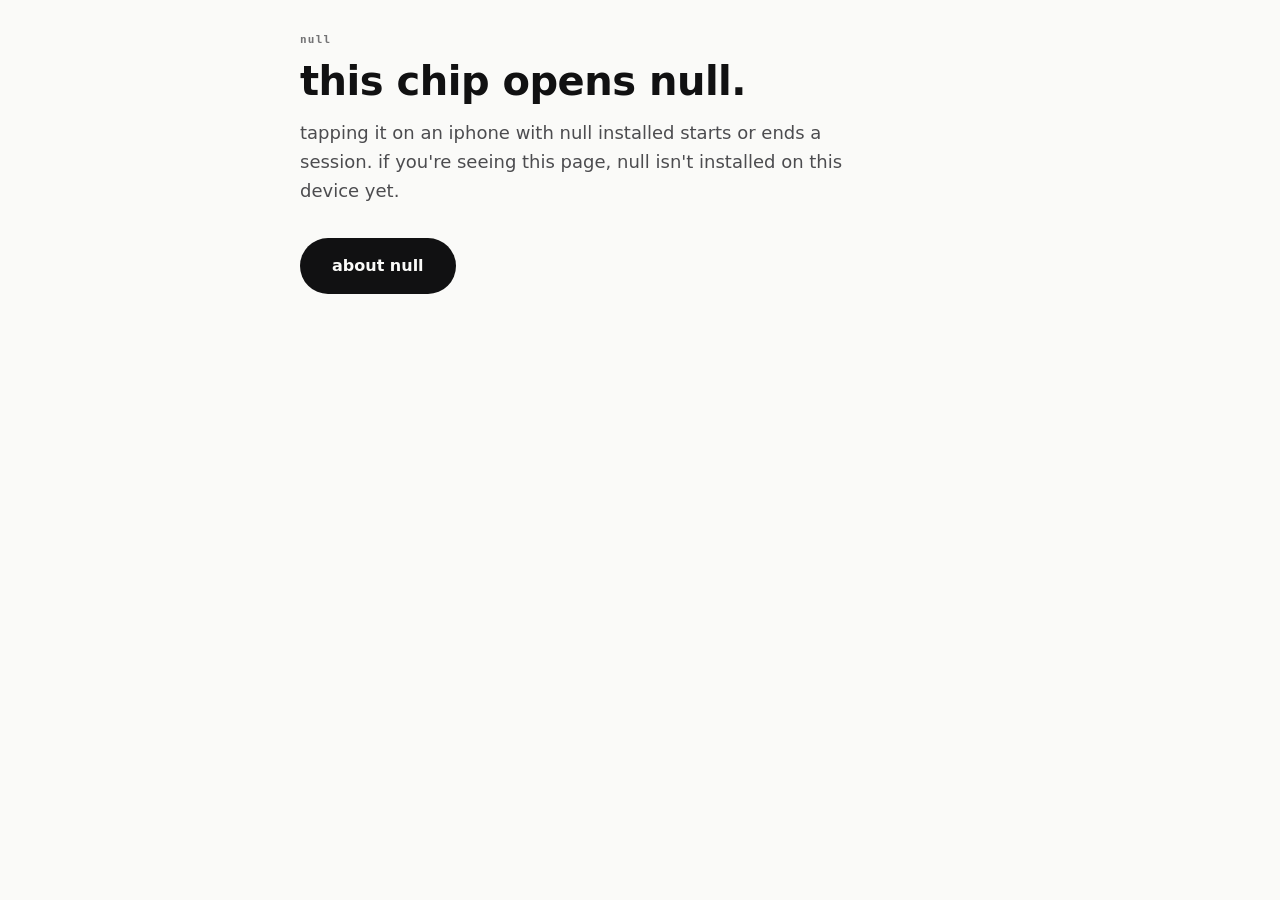
<file: focus/index.html>
<!doctype html>
<html lang="en">
<head>
<meta charset="utf-8">
<meta name="viewport" content="width=device-width, initial-scale=1">
<title>null · open the app</title>
<meta name="description" content="This link opens null from a paired NFC chip.">
<link rel="icon" href="/null-app/mark.svg" type="image/svg+xml">
<link rel="stylesheet" href="/null-app/null.css">
</head>
<body>
<div class="wrap">
<main>
<p class="label">null</p>
<h1>this chip opens null.</h1>
<p class="lede">tapping it on an iphone with null installed starts or ends a session. if you're seeing this page, null isn't installed on this device yet.</p>
<a class="button" href="https://www.jafdev.com/apps/null">about null</a>
</main>
</div>
</body>
</html>
</file>
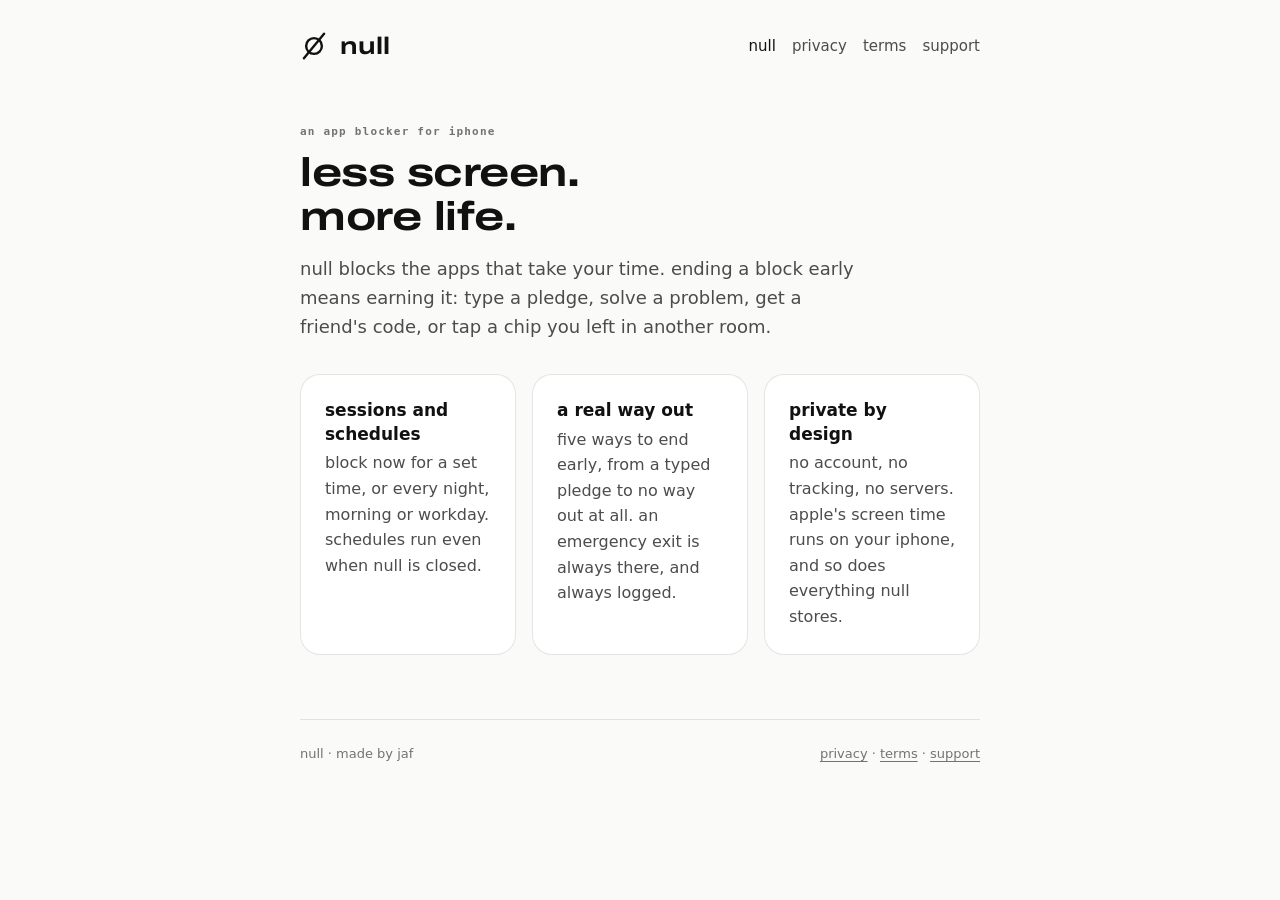
<file: null/index.html>
<!doctype html>
<html lang="en">
<head>
<meta charset="utf-8">
<meta name="viewport" content="width=device-width, initial-scale=1">
<title>null · less screen, more life</title>
<meta name="description" content="null blocks the apps that take your time, and makes you earn your way out. Free, private, no subscription.">
<meta property="og:title" content="null · less screen, more life">
<meta property="og:description" content="null blocks the apps that take your time, and makes you earn your way out. Free, private, no subscription.">
<meta property="og:type" content="website">
<meta property="og:url" content="https://jafdevs.github.io/null/">
<link rel="icon" href="/null/mark.svg" type="image/svg+xml">
<link rel="apple-touch-icon" href="/null/mark.svg">
<link rel="preconnect" href="https://fonts.googleapis.com">
<link rel="preconnect" href="https://fonts.gstatic.com" crossorigin>
<link href="https://fonts.googleapis.com/css2?family=Archivo:wdth,wght@125,700&display=swap" rel="stylesheet">
<link rel="stylesheet" href="/null/null.css">
</head>
<body>
<div class="wrap">
<header class="site">
<a class="brand" href="/null/"><svg viewBox="0 0 64 64" aria-hidden="true"><g fill="none" stroke="currentColor" stroke-width="5.5" stroke-linecap="round"><circle cx="32" cy="32" r="18"/><line x1="55" y1="4" x2="9" y2="60"/></g></svg><span>null</span></a>
<nav class="site" aria-label="null pages"><a href="/null/" aria-current="page">null</a><a href="/null/privacy/">privacy</a><a href="/null/terms/">terms</a><a href="/null/support/">support</a></nav>
</header>
<main>
<p class="label">an app blocker for iphone</p>
<h1>less screen.<br>more life.</h1>
<p class="lede">null blocks the apps that take your time. ending a block early means earning it: type a pledge, solve a problem, get a friend's code, or tap a chip you left in another room.</p>
<div class="grid">
<div class="card"><h3>sessions and schedules</h3><p>block now for a set time, or every night, morning or workday. schedules run even when null is closed.</p></div>
<div class="card"><h3>a real way out</h3><p>five ways to end early, from a typed pledge to no way out at all. an emergency exit is always there, and always logged.</p></div>
<div class="card"><h3>private by design</h3><p>no account, no tracking, no servers. apple's screen time runs on your iphone, and so does everything null stores.</p></div>
</div>
</main>
<footer class="site">
<span>null · made by jaf</span>
<span><a href="/null/privacy/">privacy</a> · <a href="/null/terms/">terms</a> · <a href="/null/support/">support</a></span>
</footer>
</div>
</body>
</html>
</file>
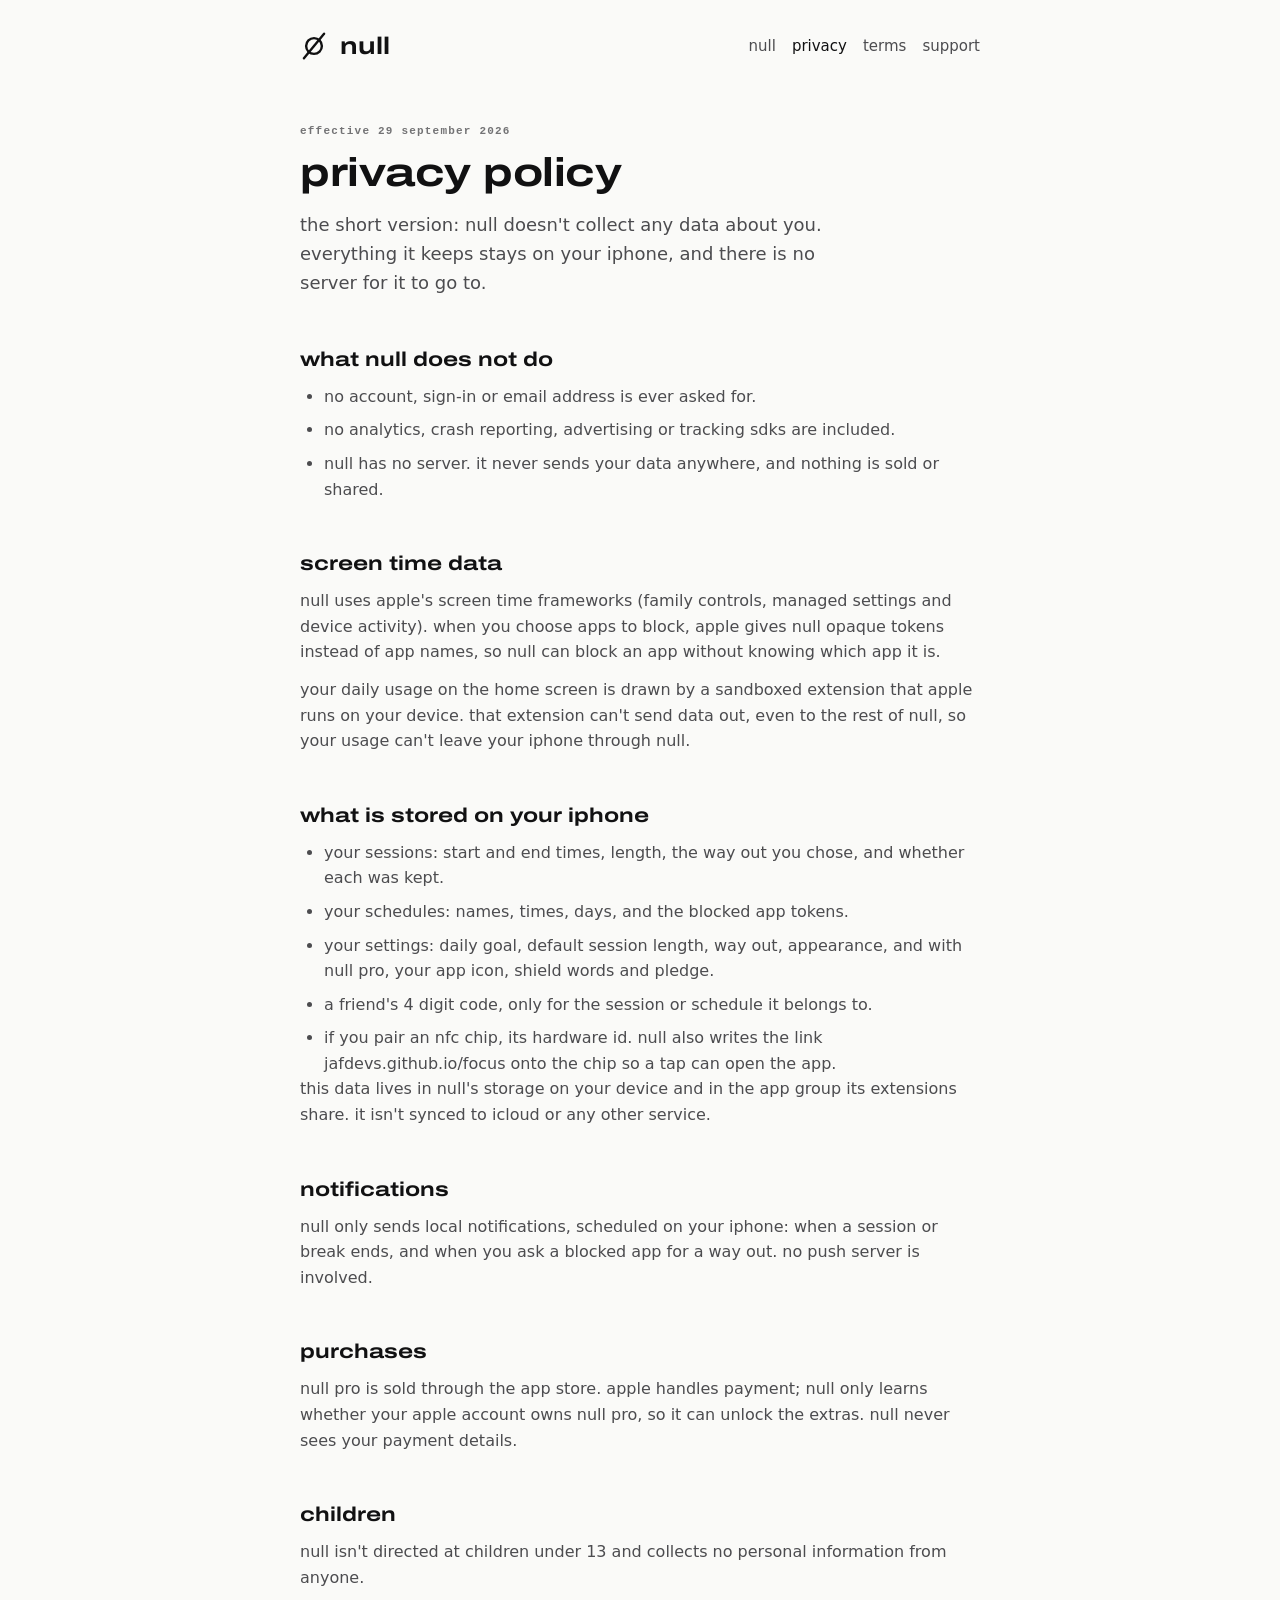
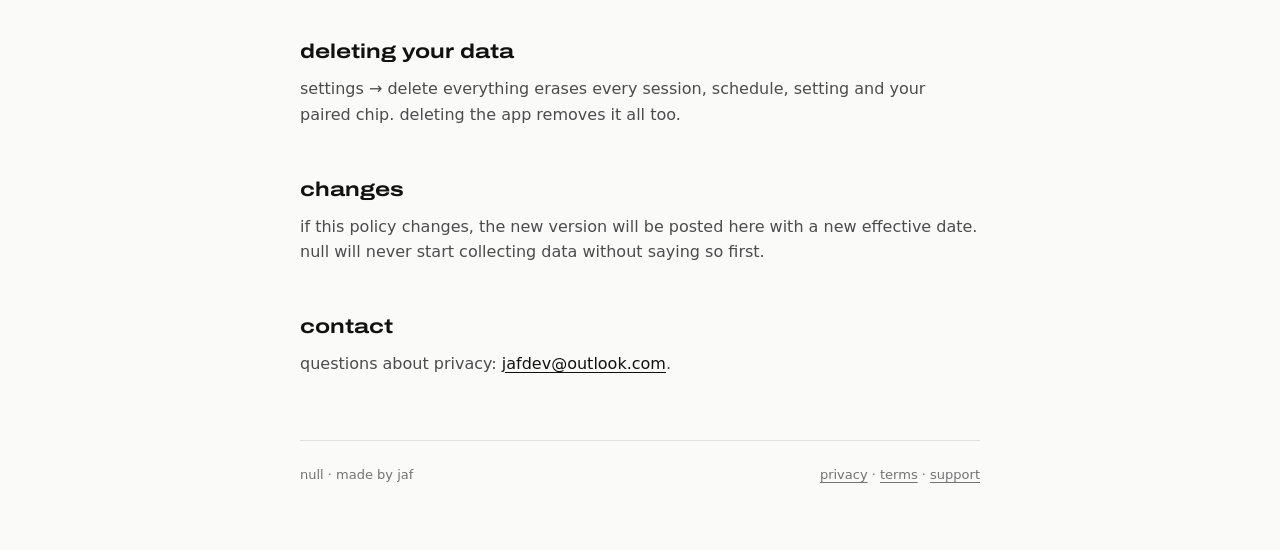
<file: null/privacy/index.html>
<!doctype html>
<html lang="en">
<head>
<meta charset="utf-8">
<meta name="viewport" content="width=device-width, initial-scale=1">
<title>null · privacy policy</title>
<meta name="description" content="What null stores, where it stays, and what it never collects.">
<meta property="og:title" content="null · privacy policy">
<meta property="og:description" content="What null stores, where it stays, and what it never collects.">
<meta property="og:type" content="website">
<meta property="og:url" content="https://jafdevs.github.io/null/privacy/">
<link rel="icon" href="/null/mark.svg" type="image/svg+xml">
<link rel="apple-touch-icon" href="/null/mark.svg">
<link rel="preconnect" href="https://fonts.googleapis.com">
<link rel="preconnect" href="https://fonts.gstatic.com" crossorigin>
<link href="https://fonts.googleapis.com/css2?family=Archivo:wdth,wght@125,700&display=swap" rel="stylesheet">
<link rel="stylesheet" href="/null/null.css">
</head>
<body>
<div class="wrap">
<header class="site">
<a class="brand" href="/null/"><svg viewBox="0 0 64 64" aria-hidden="true"><g fill="none" stroke="currentColor" stroke-width="5.5" stroke-linecap="round"><circle cx="32" cy="32" r="18"/><line x1="55" y1="4" x2="9" y2="60"/></g></svg><span>null</span></a>
<nav class="site" aria-label="null pages"><a href="/null/">null</a><a href="/null/privacy/" aria-current="page">privacy</a><a href="/null/terms/">terms</a><a href="/null/support/">support</a></nav>
</header>
<main>
<p class="label">effective 29 september 2026</p>
<h1>privacy policy</h1>
<p class="lede">the short version: null doesn't collect any data about you. everything it keeps stays on your iphone, and there is no server for it to go to.</p>

<h2>what null does not do</h2>
<ul>
<li>no account, sign-in or email address is ever asked for.</li>
<li>no analytics, crash reporting, advertising or tracking sdks are included.</li>
<li>null has no server. it never sends your data anywhere, and nothing is sold or shared.</li>
</ul>

<h2>screen time data</h2>
<p>null uses apple's screen time frameworks (family controls, managed settings and device activity). when you choose apps to block, apple gives null opaque tokens instead of app names, so null can block an app without knowing which app it is.</p>
<p>your daily usage on the home screen is drawn by a sandboxed extension that apple runs on your device. that extension can't send data out, even to the rest of null, so your usage can't leave your iphone through null.</p>

<h2>what is stored on your iphone</h2>
<ul>
<li>your sessions: start and end times, length, the way out you chose, and whether each was kept.</li>
<li>your schedules: names, times, days, and the blocked app tokens.</li>
<li>your settings: daily goal, default session length, way out, appearance, and with null pro, your app icon, shield words and pledge.</li>
<li>a friend's 4 digit code, only for the session or schedule it belongs to.</li>
<li>if you pair an nfc chip, its hardware id. null also writes the link jafdevs.github.io/focus onto the chip so a tap can open the app.</li>
</ul>
<p>this data lives in null's storage on your device and in the app group its extensions share. it isn't synced to icloud or any other service.</p>

<h2>notifications</h2>
<p>null only sends local notifications, scheduled on your iphone: when a session or break ends, and when you ask a blocked app for a way out. no push server is involved.</p>

<h2>purchases</h2>
<p>null pro is sold through the app store. apple handles payment; null only learns whether your apple account owns null pro, so it can unlock the extras. null never sees your payment details.</p>

<h2>children</h2>
<p>null isn't directed at children under 13 and collects no personal information from anyone.</p>

<h2>deleting your data</h2>
<p>settings → delete everything erases every session, schedule, setting and your paired chip. deleting the app removes it all too.</p>

<h2>changes</h2>
<p>if this policy changes, the new version will be posted here with a new effective date. null will never start collecting data without saying so first.</p>

<h2>contact</h2>
<p>questions about privacy: <a href="mailto:jafdev@outlook.com">jafdev@outlook.com</a>.</p>
</main>
<footer class="site">
<span>null · made by jaf</span>
<span><a href="/null/privacy/">privacy</a> · <a href="/null/terms/">terms</a> · <a href="/null/support/">support</a></span>
</footer>
</div>
</body>
</html>
</file>
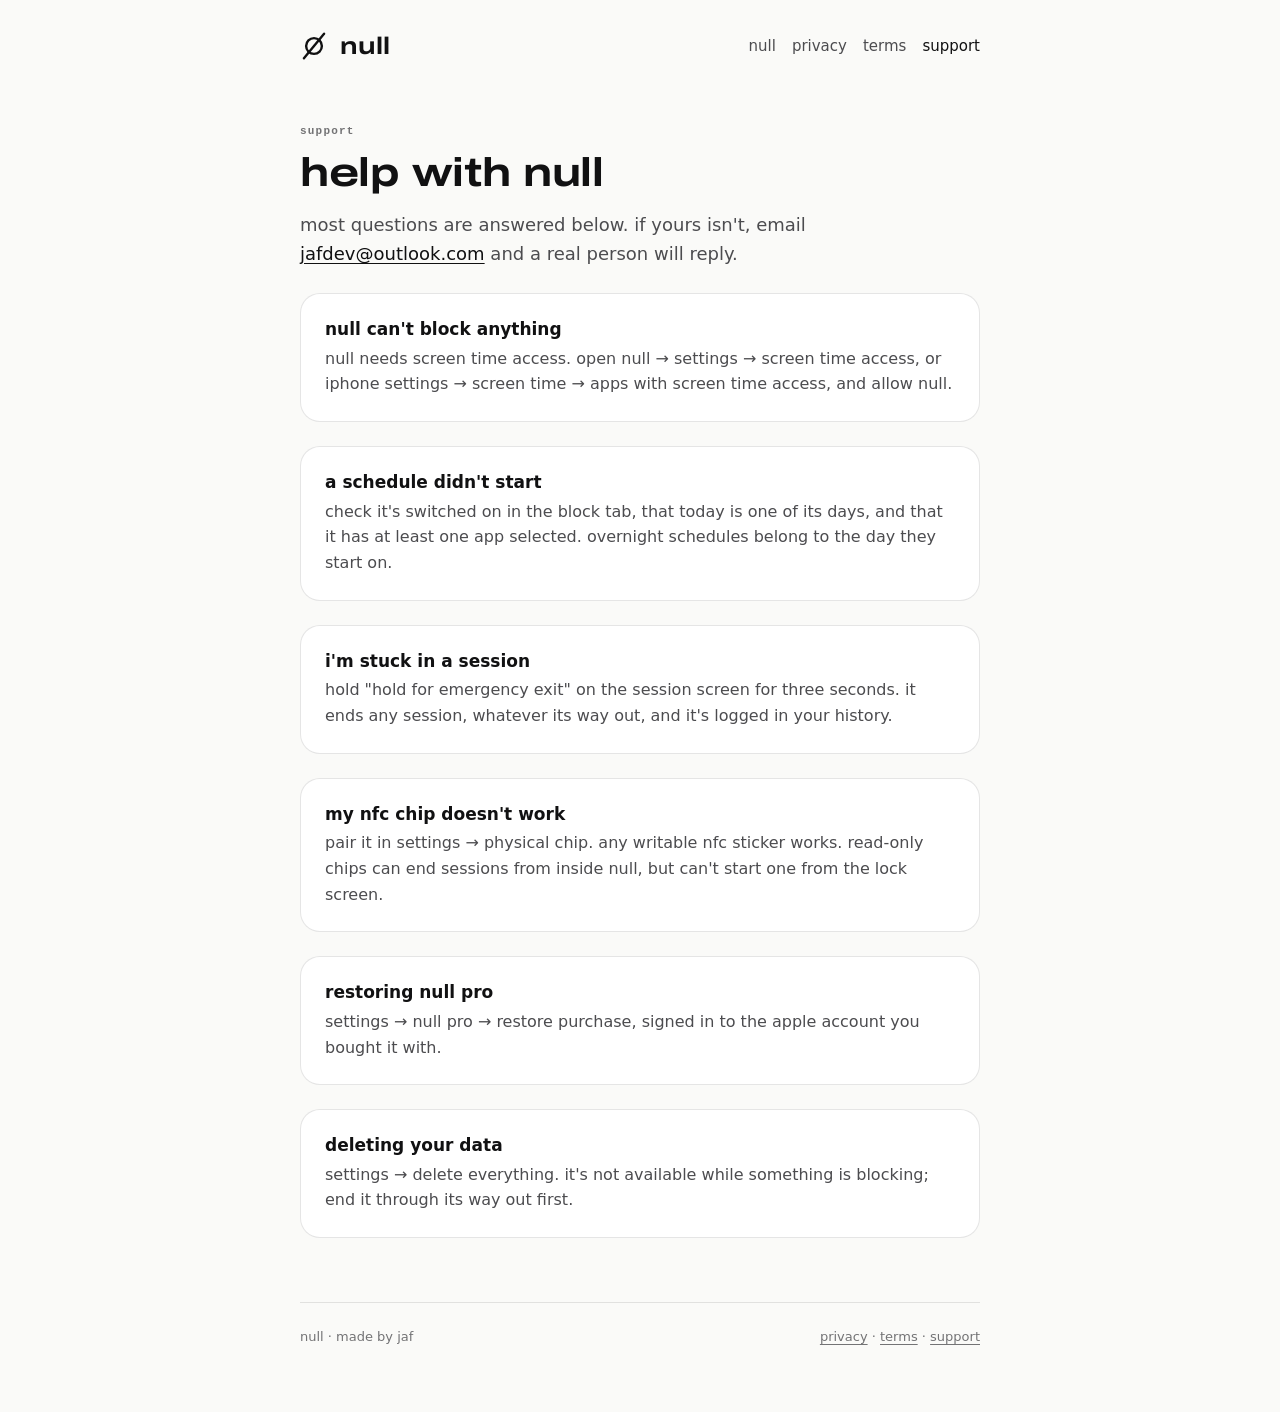
<file: null/support/index.html>
<!doctype html>
<html lang="en">
<head>
<meta charset="utf-8">
<meta name="viewport" content="width=device-width, initial-scale=1">
<title>null · support</title>
<meta name="description" content="Answers to common questions about null, and how to get in touch.">
<meta property="og:title" content="null · support">
<meta property="og:description" content="Answers to common questions about null, and how to get in touch.">
<meta property="og:type" content="website">
<meta property="og:url" content="https://jafdevs.github.io/null/support/">
<link rel="icon" href="/null/mark.svg" type="image/svg+xml">
<link rel="apple-touch-icon" href="/null/mark.svg">
<link rel="preconnect" href="https://fonts.googleapis.com">
<link rel="preconnect" href="https://fonts.gstatic.com" crossorigin>
<link href="https://fonts.googleapis.com/css2?family=Archivo:wdth,wght@125,700&display=swap" rel="stylesheet">
<link rel="stylesheet" href="/null/null.css">
</head>
<body>
<div class="wrap">
<header class="site">
<a class="brand" href="/null/"><svg viewBox="0 0 64 64" aria-hidden="true"><g fill="none" stroke="currentColor" stroke-width="5.5" stroke-linecap="round"><circle cx="32" cy="32" r="18"/><line x1="55" y1="4" x2="9" y2="60"/></g></svg><span>null</span></a>
<nav class="site" aria-label="null pages"><a href="/null/">null</a><a href="/null/privacy/">privacy</a><a href="/null/terms/">terms</a><a href="/null/support/" aria-current="page">support</a></nav>
</header>
<main>
<p class="label">support</p>
<h1>help with null</h1>
<p class="lede">most questions are answered below. if yours isn't, email <a href="mailto:jafdev@outlook.com">jafdev@outlook.com</a> and a real person will reply.</p>

<div class="card"><h3>null can't block anything</h3><p>null needs screen time access. open null → settings → screen time access, or iphone settings → screen time → apps with screen time access, and allow null.</p></div>
<div class="card"><h3>a schedule didn't start</h3><p>check it's switched on in the block tab, that today is one of its days, and that it has at least one app selected. overnight schedules belong to the day they start on.</p></div>
<div class="card"><h3>i'm stuck in a session</h3><p>hold "hold for emergency exit" on the session screen for three seconds. it ends any session, whatever its way out, and it's logged in your history.</p></div>
<div class="card"><h3>my nfc chip doesn't work</h3><p>pair it in settings → physical chip. any writable nfc sticker works. read-only chips can end sessions from inside null, but can't start one from the lock screen.</p></div>
<div class="card"><h3>restoring null pro</h3><p>settings → null pro → restore purchase, signed in to the apple account you bought it with.</p></div>
<div class="card"><h3>deleting your data</h3><p>settings → delete everything. it's not available while something is blocking; end it through its way out first.</p></div>
</main>
<footer class="site">
<span>null · made by jaf</span>
<span><a href="/null/privacy/">privacy</a> · <a href="/null/terms/">terms</a> · <a href="/null/support/">support</a></span>
</footer>
</div>
</body>
</html>
</file>
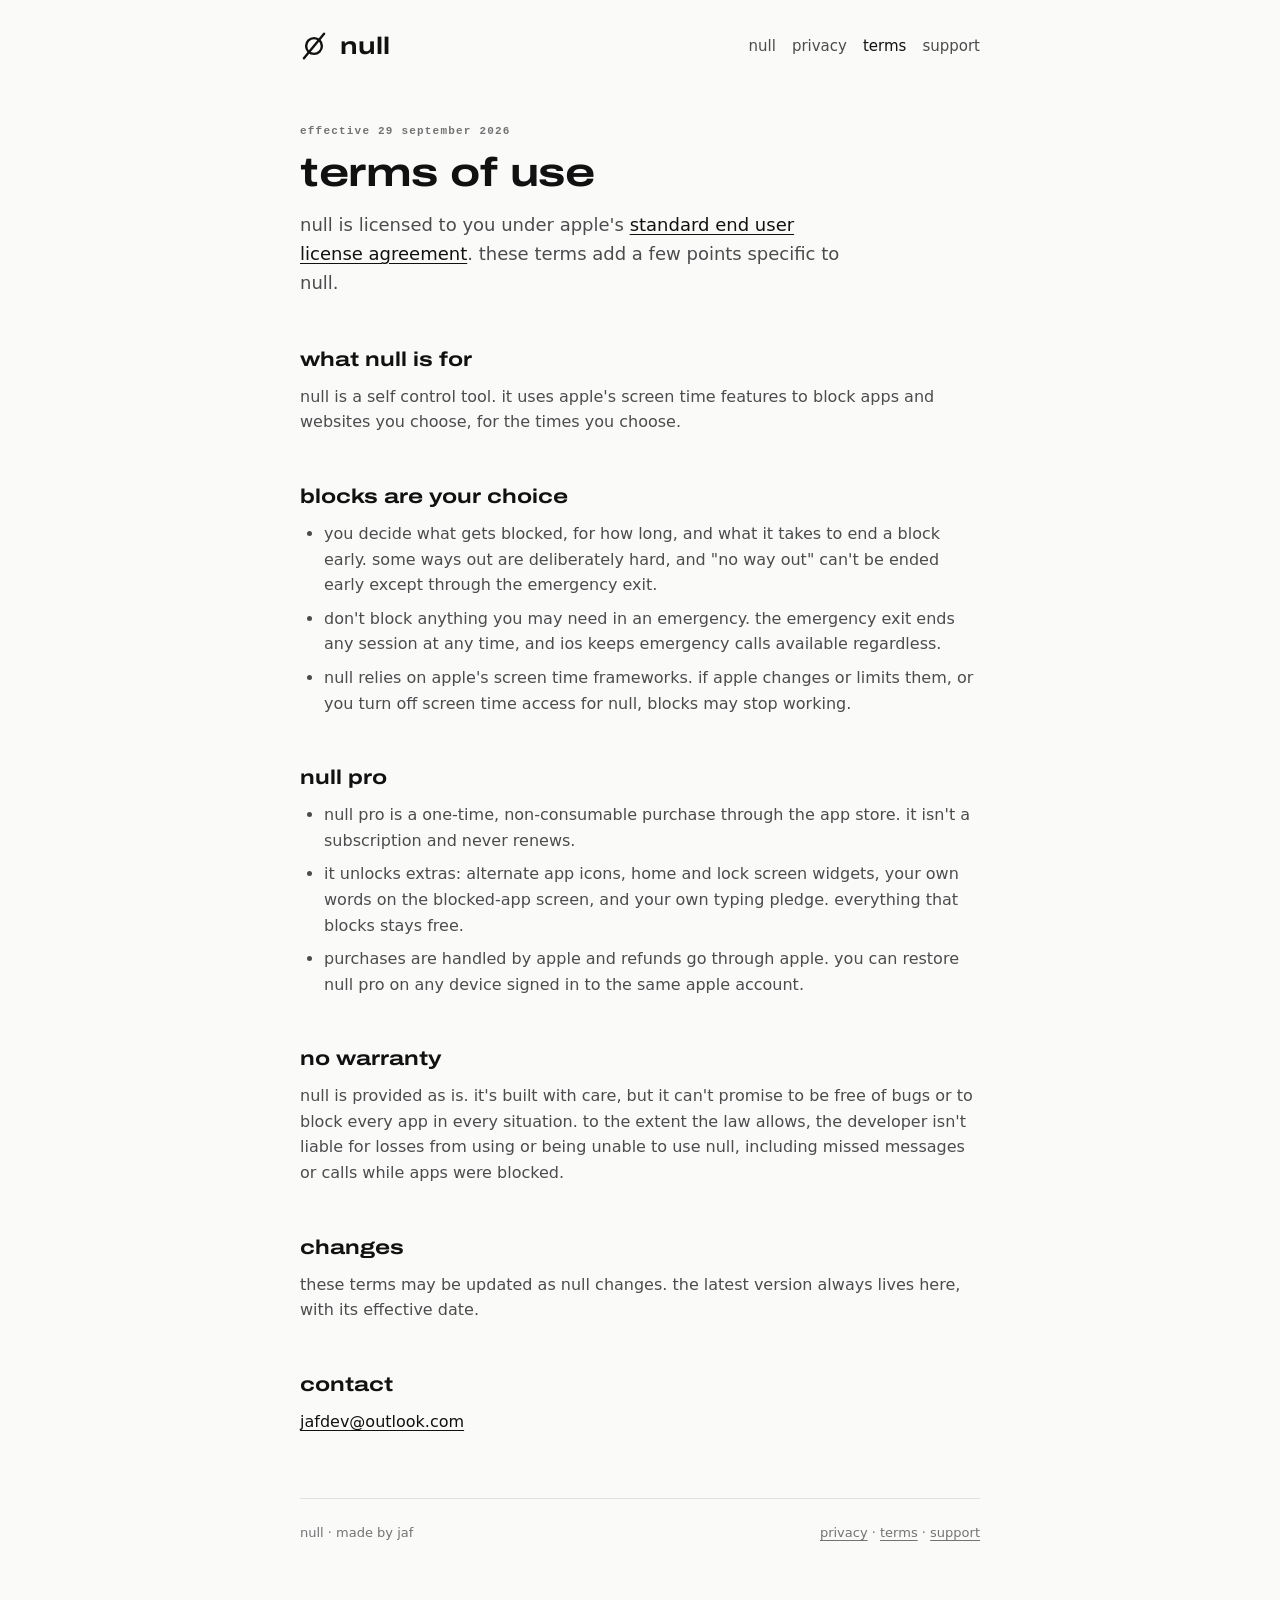
<file: null/terms/index.html>
<!doctype html>
<html lang="en">
<head>
<meta charset="utf-8">
<meta name="viewport" content="width=device-width, initial-scale=1">
<title>null · terms of use</title>
<meta name="description" content="The terms for using null and null pro.">
<meta property="og:title" content="null · terms of use">
<meta property="og:description" content="The terms for using null and null pro.">
<meta property="og:type" content="website">
<meta property="og:url" content="https://jafdevs.github.io/null/terms/">
<link rel="icon" href="/null/mark.svg" type="image/svg+xml">
<link rel="apple-touch-icon" href="/null/mark.svg">
<link rel="preconnect" href="https://fonts.googleapis.com">
<link rel="preconnect" href="https://fonts.gstatic.com" crossorigin>
<link href="https://fonts.googleapis.com/css2?family=Archivo:wdth,wght@125,700&display=swap" rel="stylesheet">
<link rel="stylesheet" href="/null/null.css">
</head>
<body>
<div class="wrap">
<header class="site">
<a class="brand" href="/null/"><svg viewBox="0 0 64 64" aria-hidden="true"><g fill="none" stroke="currentColor" stroke-width="5.5" stroke-linecap="round"><circle cx="32" cy="32" r="18"/><line x1="55" y1="4" x2="9" y2="60"/></g></svg><span>null</span></a>
<nav class="site" aria-label="null pages"><a href="/null/">null</a><a href="/null/privacy/">privacy</a><a href="/null/terms/" aria-current="page">terms</a><a href="/null/support/">support</a></nav>
</header>
<main>
<p class="label">effective 29 september 2026</p>
<h1>terms of use</h1>
<p class="lede">null is licensed to you under apple's <a href="https://www.apple.com/legal/internet-services/itunes/dev/stdeula/">standard end user license agreement</a>. these terms add a few points specific to null.</p>

<h2>what null is for</h2>
<p>null is a self control tool. it uses apple's screen time features to block apps and websites you choose, for the times you choose.</p>

<h2>blocks are your choice</h2>
<ul>
<li>you decide what gets blocked, for how long, and what it takes to end a block early. some ways out are deliberately hard, and "no way out" can't be ended early except through the emergency exit.</li>
<li>don't block anything you may need in an emergency. the emergency exit ends any session at any time, and ios keeps emergency calls available regardless.</li>
<li>null relies on apple's screen time frameworks. if apple changes or limits them, or you turn off screen time access for null, blocks may stop working.</li>
</ul>

<h2>null pro</h2>
<ul>
<li>null pro is a one-time, non-consumable purchase through the app store. it isn't a subscription and never renews.</li>
<li>it unlocks extras: alternate app icons, home and lock screen widgets, your own words on the blocked-app screen, and your own typing pledge. everything that blocks stays free.</li>
<li>purchases are handled by apple and refunds go through apple. you can restore null pro on any device signed in to the same apple account.</li>
</ul>

<h2>no warranty</h2>
<p>null is provided as is. it's built with care, but it can't promise to be free of bugs or to block every app in every situation. to the extent the law allows, the developer isn't liable for losses from using or being unable to use null, including missed messages or calls while apps were blocked.</p>

<h2>changes</h2>
<p>these terms may be updated as null changes. the latest version always lives here, with its effective date.</p>

<h2>contact</h2>
<p><a href="mailto:jafdev@outlook.com">jafdev@outlook.com</a></p>
</main>
<footer class="site">
<span>null · made by jaf</span>
<span><a href="/null/privacy/">privacy</a> · <a href="/null/terms/">terms</a> · <a href="/null/support/">support</a></span>
</footer>
</div>
</body>
</html>
</file>
<file: null-app/null.css>
/* null · site styles. Mirrors the app: monochrome, 4pt spacing, one 20px radius. */
:root {
  --bg: #fafaf8;
  --surface: #ffffff;
  --ink: #111112;
  --ink-2: #4c4c4f;
  --ink-3: #737375;
  --hairline: rgba(0, 0, 0, 0.10);
  --radius: 20px;
  --s1: 4px; --s2: 8px; --s3: 12px; --s4: 16px; --s6: 24px; --s8: 32px; --s12: 48px; --s16: 64px;
  --display: "Archivo", -apple-system, system-ui, sans-serif;
  --body: -apple-system, BlinkMacSystemFont, "Segoe UI", system-ui, sans-serif;
  --mono: ui-monospace, "SF Mono", Menlo, monospace;
  color-scheme: light dark;
}
@media (prefers-color-scheme: dark) {
  :root {
    --bg: #000000;
    --surface: #0e0e0e;
    --ink: #f6f6f5;
    --ink-2: rgba(255, 255, 255, 0.72);
    --ink-3: rgba(255, 255, 255, 0.56);
    --hairline: rgba(255, 255, 255, 0.14);
  }
}
* { box-sizing: border-box; margin: 0; padding: 0; }
html { -webkit-text-size-adjust: 100%; }
body {
  background: var(--bg);
  color: var(--ink);
  font: 400 16px/1.6 var(--body);
  padding: var(--s8) var(--s4) var(--s16);
}
.wrap { max-width: 680px; margin: 0 auto; }
header.site {
  display: flex; align-items: center; justify-content: space-between;
  margin-bottom: var(--s16);
}
.brand { display: flex; align-items: center; gap: var(--s3); color: var(--ink); text-decoration: none; }
.brand svg { width: 28px; height: 28px; }
.brand span { font: 700 24px/1 var(--display); font-stretch: 125%; }
nav.site { display: flex; gap: var(--s4); flex-wrap: wrap; }
nav.site a { color: var(--ink-2); text-decoration: none; font-size: 15px; }
nav.site a:hover, nav.site a[aria-current="page"] { color: var(--ink); }
.label {
  font: 600 11px/1.4 var(--mono); letter-spacing: 1.2px; text-transform: lowercase;
  color: var(--ink-3); margin-bottom: var(--s3);
}
h1 {
  font: 700 40px/1.1 var(--display); font-stretch: 125%;
  letter-spacing: -0.5px; margin-bottom: var(--s4);
}
h2 {
  font: 700 20px/1.3 var(--display); font-stretch: 125%;
  margin: var(--s12) 0 var(--s3);
}
p, li { color: var(--ink-2); }
p + p { margin-top: var(--s3); }
ul { padding-left: var(--s6); margin-top: var(--s3); }
li + li { margin-top: var(--s2); }
strong { color: var(--ink); font-weight: 600; }
a { color: var(--ink); text-underline-offset: 3px; }
.lede { font-size: 18px; color: var(--ink-2); max-width: 560px; }
.card {
  background: var(--surface); border: 1px solid var(--hairline); border-radius: var(--radius);
  padding: var(--s6); margin-top: var(--s6);
}
.card h3 { font: 600 17px/1.4 var(--body); color: var(--ink); margin-bottom: var(--s1); }
.grid { display: grid; gap: var(--s4); grid-template-columns: repeat(auto-fit, minmax(200px, 1fr)); margin-top: var(--s8); }
.grid .card { margin-top: 0; }
.button {
  display: inline-flex; align-items: center; justify-content: center;
  height: 56px; padding: 0 var(--s8); border-radius: 999px;
  background: var(--ink); color: var(--bg); font-weight: 600; text-decoration: none;
  margin-top: var(--s8);
}
footer.site {
  margin-top: var(--s16); padding-top: var(--s6); border-top: 1px solid var(--hairline);
  display: flex; justify-content: space-between; gap: var(--s4); flex-wrap: wrap;
  font-size: 13px; color: var(--ink-3);
}
footer.site a { color: var(--ink-3); }
@media (max-width: 480px) {
  h1 { font-size: 32px; }
  header.site { flex-direction: column; align-items: flex-start; gap: var(--s4); margin-bottom: var(--s12); }
}
</file>
<file: null/null.css>
/* null · site styles. Mirrors the app: monochrome, 4pt spacing, one 20px radius. */
:root {
  --bg: #fafaf8;
  --surface: #ffffff;
  --ink: #111112;
  --ink-2: #4c4c4f;
  --ink-3: #737375;
  --hairline: rgba(0, 0, 0, 0.10);
  --radius: 20px;
  --s1: 4px; --s2: 8px; --s3: 12px; --s4: 16px; --s6: 24px; --s8: 32px; --s12: 48px; --s16: 64px;
  --display: "Archivo", -apple-system, system-ui, sans-serif;
  --body: -apple-system, BlinkMacSystemFont, "Segoe UI", system-ui, sans-serif;
  --mono: ui-monospace, "SF Mono", Menlo, monospace;
  color-scheme: light dark;
}
@media (prefers-color-scheme: dark) {
  :root {
    --bg: #000000;
    --surface: #0e0e0e;
    --ink: #f6f6f5;
    --ink-2: rgba(255, 255, 255, 0.72);
    --ink-3: rgba(255, 255, 255, 0.56);
    --hairline: rgba(255, 255, 255, 0.14);
  }
}
* { box-sizing: border-box; margin: 0; padding: 0; }
html { -webkit-text-size-adjust: 100%; }
body {
  background: var(--bg);
  color: var(--ink);
  font: 400 16px/1.6 var(--body);
  padding: var(--s8) var(--s4) var(--s16);
}
.wrap { max-width: 680px; margin: 0 auto; }
header.site {
  display: flex; align-items: center; justify-content: space-between;
  margin-bottom: var(--s16);
}
.brand { display: flex; align-items: center; gap: var(--s3); color: var(--ink); text-decoration: none; }
.brand svg { width: 28px; height: 28px; }
.brand span { font: 700 24px/1 var(--display); font-stretch: 125%; }
nav.site { display: flex; gap: var(--s4); flex-wrap: wrap; }
nav.site a { color: var(--ink-2); text-decoration: none; font-size: 15px; }
nav.site a:hover, nav.site a[aria-current="page"] { color: var(--ink); }
.label {
  font: 600 11px/1.4 var(--mono); letter-spacing: 1.2px; text-transform: lowercase;
  color: var(--ink-3); margin-bottom: var(--s3);
}
h1 {
  font: 700 40px/1.1 var(--display); font-stretch: 125%;
  letter-spacing: -0.5px; margin-bottom: var(--s4);
}
h2 {
  font: 700 20px/1.3 var(--display); font-stretch: 125%;
  margin: var(--s12) 0 var(--s3);
}
p, li { color: var(--ink-2); }
p + p { margin-top: var(--s3); }
ul { padding-left: var(--s6); margin-top: var(--s3); }
li + li { margin-top: var(--s2); }
strong { color: var(--ink); font-weight: 600; }
a { color: var(--ink); text-underline-offset: 3px; }
.lede { font-size: 18px; color: var(--ink-2); max-width: 560px; }
.card {
  background: var(--surface); border: 1px solid var(--hairline); border-radius: var(--radius);
  padding: var(--s6); margin-top: var(--s6);
}
.card h3 { font: 600 17px/1.4 var(--body); color: var(--ink); margin-bottom: var(--s1); }
.grid { display: grid; gap: var(--s4); grid-template-columns: repeat(auto-fit, minmax(200px, 1fr)); margin-top: var(--s8); }
.grid .card { margin-top: 0; }
.button {
  display: inline-flex; align-items: center; justify-content: center;
  height: 56px; padding: 0 var(--s8); border-radius: 999px;
  background: var(--ink); color: var(--bg); font-weight: 600; text-decoration: none;
  margin-top: var(--s8);
}
footer.site {
  margin-top: var(--s16); padding-top: var(--s6); border-top: 1px solid var(--hairline);
  display: flex; justify-content: space-between; gap: var(--s4); flex-wrap: wrap;
  font-size: 13px; color: var(--ink-3);
}
footer.site a { color: var(--ink-3); }
@media (max-width: 480px) {
  h1 { font-size: 32px; }
  header.site { flex-direction: column; align-items: flex-start; gap: var(--s4); margin-bottom: var(--s12); }
}
</file>
